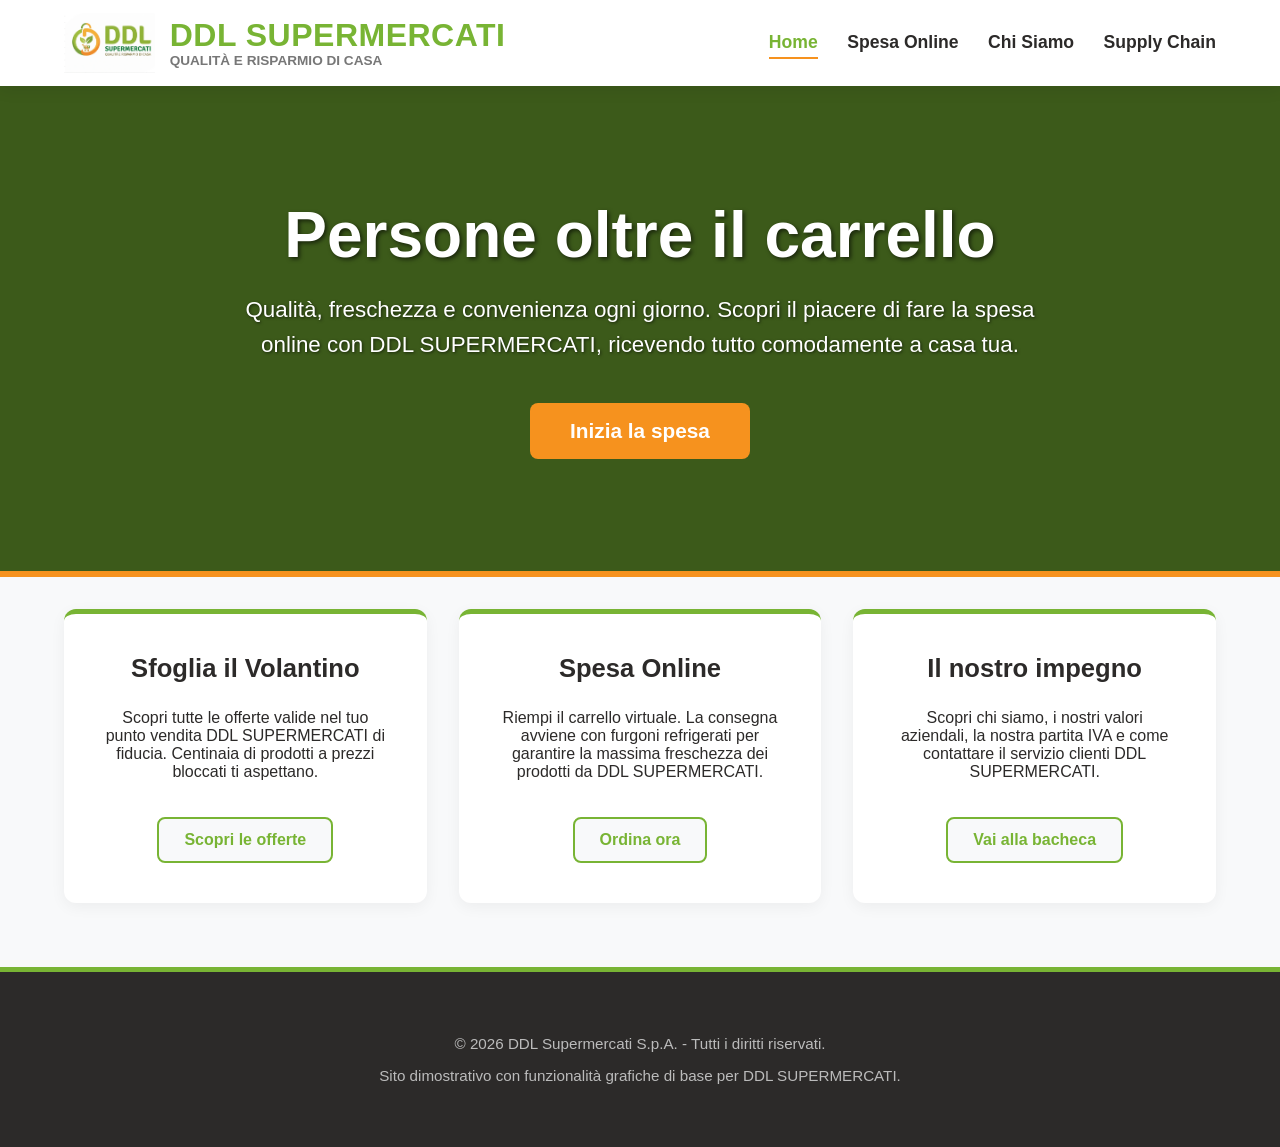
<file: project/index.html>
<!DOCTYPE html>
<html lang="it">
<head>
    <meta charset="UTF-8">
    <meta name="viewport" content="width=device-width, initial-scale=1.0">
    <title>DDL Supermercati | Home</title>
    <link rel="stylesheet" href="style.css">
</head>
<body>

    <header>
        <a href="index.html" class="logo-container">
            <img src="assets/logo.png" alt="Logo DDL Supermercati" class="logo-image">
            <div class="logo-text">
                <span class="brand-name">DDL SUPERMERCATI</span>
                <span class="brand-slogan">QUALITÀ E RISPARMIO DI CASA</span>
            </div>
        </a>
        <nav>
            <a href="index.html" class="active">Home</a>
            <a href="prodotti.html">Spesa Online</a>
            <a href="bacheca.html">Chi Siamo</a>
            <a href="supply-chain.html">Supply Chain</a>
        </nav>
    </header>

    <section class="hero-ddl">
        <div class="hero-content">
            <h2>Persone oltre il carrello</h2>
            <p>Qualità, freschezza e convenienza ogni giorno. Scopri il piacere di fare la spesa online con DDL SUPERMERCATI, ricevendo tutto comodamente a casa tua.</p>
            <a href="prodotti.html" class="btn-primary">Inizia la spesa</a>
        </div>
    </section>

    <div class="container quick-links">
        <div class="card-link">
            <h3>Sfoglia il Volantino</h3>
            <p>Scopri tutte le offerte valide nel tuo punto vendita DDL SUPERMERCATI di fiducia. Centinaia di prodotti a prezzi bloccati ti aspettano.</p>
            <a href="prodotti.html" class="btn-secondary">Scopri le offerte</a>
        </div>
        
        <div class="card-link">
            <h3>Spesa Online</h3>
            <p>Riempi il carrello virtuale. La consegna avviene con furgoni refrigerati per garantire la massima freschezza dei prodotti da DDL SUPERMERCATI.</p>
            <a href="prodotti.html" class="btn-secondary">Ordina ora</a>
        </div>
        
        <div class="card-link">
            <h3>Il nostro impegno</h3>
            <p>Scopri chi siamo, i nostri valori aziendali, la nostra partita IVA e come contattare il servizio clienti DDL SUPERMERCATI.</p>
            <a href="bacheca.html" class="btn-secondary">Vai alla bacheca</a>
        </div>
    </div>

    <footer>
        <p>&copy; 2026 DDL Supermercati S.p.A. - Tutti i diritti riservati.</p>
        <p>Sito dimostrativo con funzionalità grafiche di base per DDL SUPERMERCATI.</p>
    </footer>

</body>
</html>
</file>
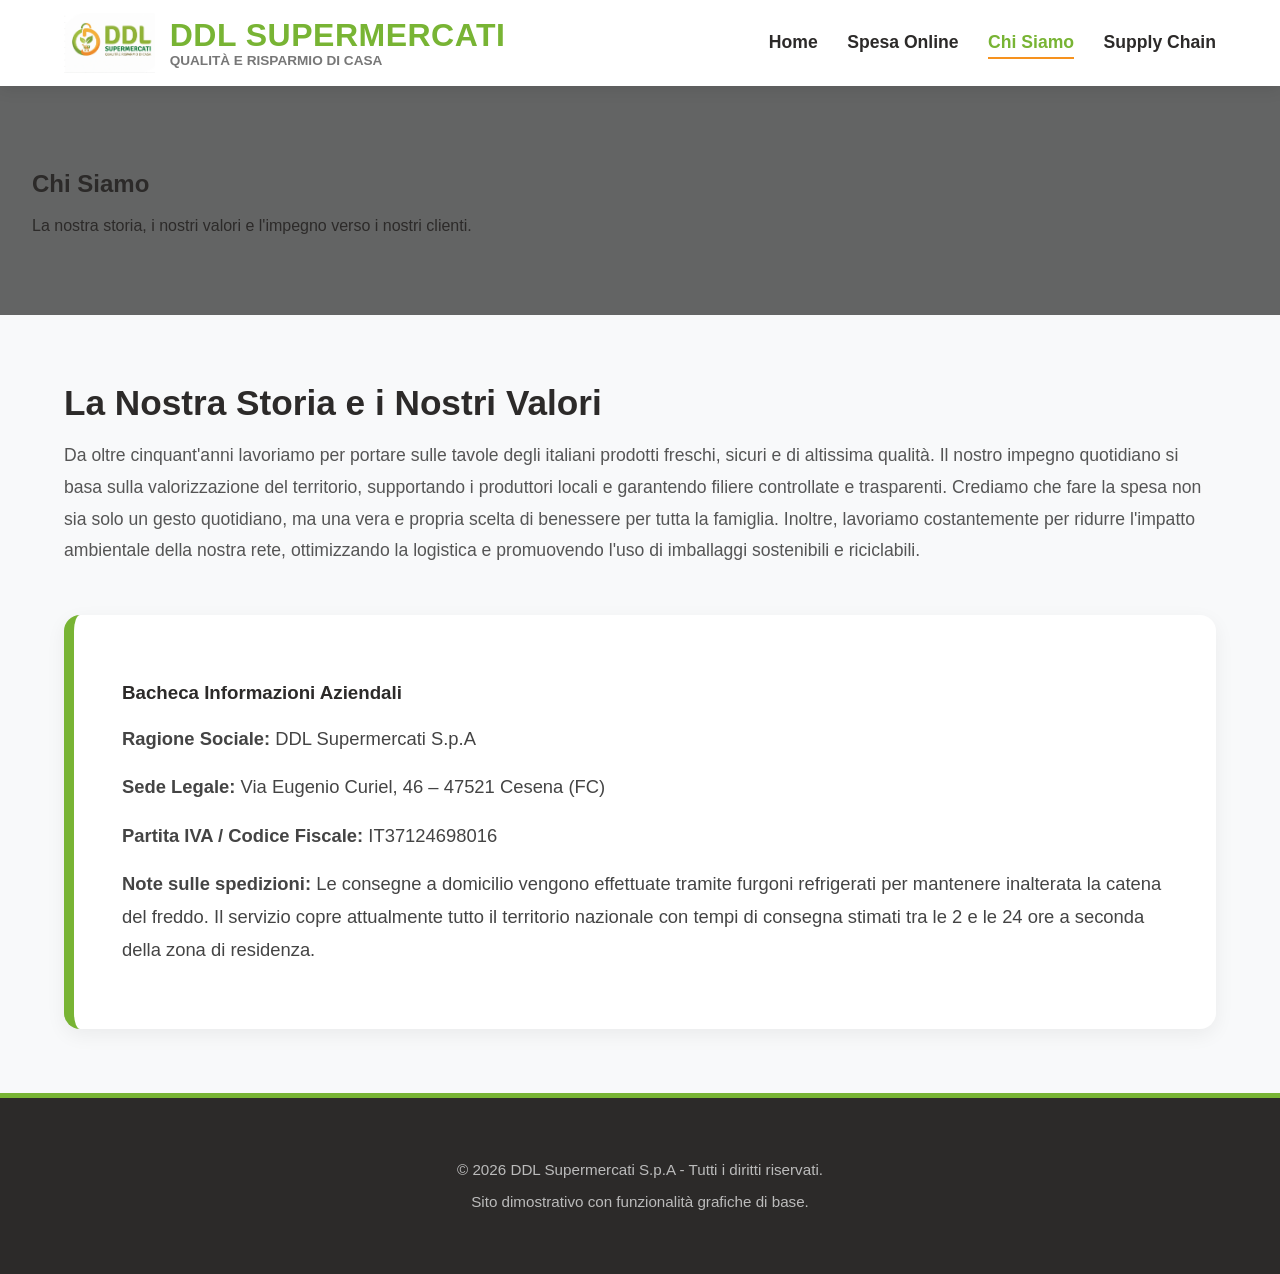
<file: project/bacheca.html>
<!DOCTYPE html>
<html lang="it">

<head>
    <meta charset="UTF-8">
    <meta name="viewport" content="width=device-width, initial-scale=1.0">
    <title>Supermercati Mockup | Chi Siamo</title>
    <link rel="stylesheet" href="style.css">
</head>

<body>

    <header>
        <a href="index.html" class="logo-container">
            <img src="assets/logo.png" alt="Logo DDL Supermercati" class="logo-image">
            <div class="logo-text">
                <span class="brand-name">DDL SUPERMERCATI</span>
                <span class="brand-slogan">QUALITÀ E RISPARMIO DI CASA</span>
            </div>
        </a>
        <nav>
            <a href="index.html">Home</a>
            <a href="prodotti.html">Spesa Online</a>
            <a href="bacheca.html" class="active">Chi Siamo</a>
            <a href="supply-chain.html">Supply Chain</a>
        </nav>
    </header>

    <section class="hero-conad"
        style="background-image: linear-gradient(rgba(0, 0, 0, 0.6), rgba(0, 0, 0, 0.6)), url('https://images.unsplash.com/photo-1578916171728-46686eac8d58?ixlib=rb-4.0.3&auto=format&fit=crop&w=1920&q=80'); padding: 4rem 2rem;">
        <div class="hero-content">
            <h2>Chi Siamo</h2>
            <p>La nostra storia, i nostri valori e l'impegno verso i nostri clienti.</p>
        </div>
    </section>

    <div class="container">
        <div style="margin-bottom: 3rem;">
            <h3 class="section-title">La Nostra Storia e i Nostri Valori</h3>
            <p style="font-size: 1.1rem; line-height: 1.8; color: #555;">Da oltre cinquant'anni lavoriamo per portare
                sulle tavole degli italiani prodotti freschi, sicuri e di altissima qualità. Il nostro impegno
                quotidiano si basa sulla valorizzazione del territorio, supportando i produttori locali e garantendo
                filiere controllate e trasparenti. Crediamo che fare la spesa non sia solo un gesto quotidiano, ma una
                vera e propria scelta di benessere per tutta la famiglia. Inoltre, lavoriamo costantemente per ridurre
                l'impatto ambientale della nostra rete, ottimizzando la logistica e promuovendo l'uso di imballaggi
                sostenibili e riciclabili.</p>
        </div>

        <div class="info-board">
            <h3>Bacheca Informazioni Aziendali</h3>
            <p><strong>Ragione Sociale:</strong> DDL Supermercati S.p.A</p>
            <p><strong>Sede Legale:</strong> Via Eugenio Curiel, 46 – 47521 Cesena (FC)</p>
            <p><strong>Partita IVA / Codice Fiscale:</strong> IT37124698016</p>
            <p><strong>Note sulle spedizioni:</strong> Le consegne a domicilio vengono effettuate tramite furgoni
                refrigerati per mantenere inalterata la catena del freddo. Il servizio copre attualmente tutto il
                territorio nazionale con tempi di consegna stimati tra le 2 e le 24 ore a seconda della zona di
                residenza.</p>
        </div>
    </div>

    <footer>
        <p>&copy; 2026 DDL Supermercati S.p.A - Tutti i diritti riservati.</p>
        <p>Sito dimostrativo con funzionalità grafiche di base.</p>
    </footer>

</body>

</html>
</file>
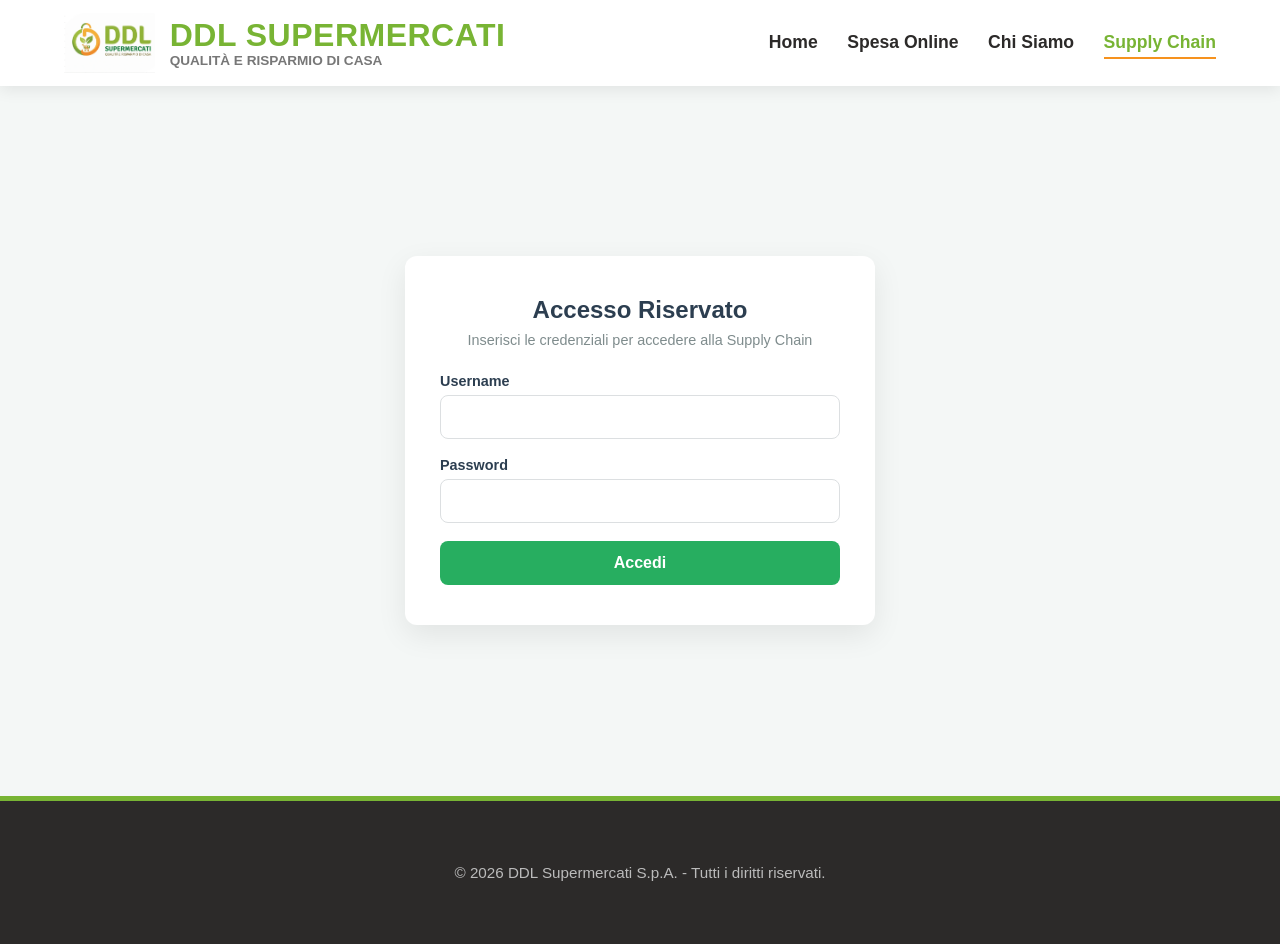
<file: project/login.html>
<!DOCTYPE html>
<html lang="it">

<head>
    <meta charset="UTF-8">
    <meta name="viewport" content="width=device-width, initial-scale=1.0">
    <title>DDL Supermercati | Login Supply Chain</title>
    <link rel="stylesheet" href="style.css">
    <style>
        .login-wrapper {
            min-height: 70vh;
            display: flex;
            align-items: center;
            justify-content: center;
            padding: 40px 20px;
            background: #f4f7f6;
        }

        .login-card {
            background: #fff;
            padding: 40px 35px;
            border-radius: 12px;
            box-shadow: 0 10px 30px rgba(0, 0, 0, 0.08);
            width: 100%;
            max-width: 400px;
        }

        .login-card h2 {
            margin: 0 0 8px;
            color: #2c3e50;
            text-align: center;
        }

        .login-card p.subtitle {
            margin: 0 0 25px;
            color: #7f8c8d;
            text-align: center;
            font-size: 0.9em;
        }

        .login-card label {
            display: block;
            font-weight: 600;
            color: #2c3e50;
            margin-bottom: 6px;
            font-size: 0.9em;
        }

        .login-card input {
            width: 100%;
            padding: 12px 14px;
            border: 1px solid #dcdfe1;
            border-radius: 8px;
            font-size: 1em;
            margin-bottom: 18px;
            box-sizing: border-box;
            transition: border-color 0.2s;
        }

        .login-card input:focus {
            outline: none;
            border-color: #27ae60;
        }

        .login-card button {
            width: 100%;
            padding: 13px;
            background: #27ae60;
            color: #fff;
            border: none;
            border-radius: 8px;
            font-size: 1em;
            font-weight: 600;
            cursor: pointer;
            transition: background 0.2s;
        }

        .login-card button:hover {
            background: #219150;
        }

        .error-msg {
            background: #fdecea;
            color: #c0392b;
            padding: 10px 14px;
            border-radius: 6px;
            margin-bottom: 18px;
            font-size: 0.9em;
            text-align: center;
            display: none;
        }

        .error-msg.show {
            display: block;
        }
    </style>
</head>

<body>

    <header>
        <a href="index.html" class="logo-container">
            <img src="assets/logo.png" alt="Logo DDL Supermercati" class="logo-image">
            <div class="logo-text">
                <span class="brand-name">DDL SUPERMERCATI</span>
                <span class="brand-slogan">QUALITÀ E RISPARMIO DI CASA</span>
            </div>
        </a>
        <nav>
            <a href="index.html">Home</a>
            <a href="prodotti.html">Spesa Online</a>
            <a href="bacheca.html">Chi Siamo</a>
            <a href="supply-chain.html" class="active">Supply Chain</a>
        </nav>
    </header>

    <main class="login-wrapper">
        <div class="login-card">
            <h2>Accesso Riservato</h2>
            <p class="subtitle">Inserisci le credenziali per accedere alla Supply Chain</p>

            <div id="errorMsg" class="error-msg">Credenziali non valide. Riprova.</div>

            <form id="loginForm" autocomplete="off">
                <label for="username">Username</label>
                <input type="text" id="username" name="username" required>

                <label for="password">Password</label>
                <input type="password" id="password" name="password" required>

                <button type="submit">Accedi</button>
            </form>
        </div>
    </main>

    <footer>
        <p>&copy; 2026 DDL Supermercati S.p.A. - Tutti i diritti riservati.</p>
    </footer>

    <script>
        // Credenziali "finte" lato client (il sito e' statico)
        const VALID_USERNAME = "admin";
        const VALID_PASSWORD = "ddl2026";

        const form = document.getElementById('loginForm');
        const errorMsg = document.getElementById('errorMsg');

        form.addEventListener('submit', function (e) {
            e.preventDefault();
            const u = document.getElementById('username').value.trim();
            const p = document.getElementById('password').value;

            if (u === VALID_USERNAME && p === VALID_PASSWORD) {
                sessionStorage.setItem('ddl_auth', 'true');
                window.location.href = 'supply-chain.html';
            } else {
                errorMsg.classList.add('show');
            }
        });
    </script>

</body>

</html>
</file>
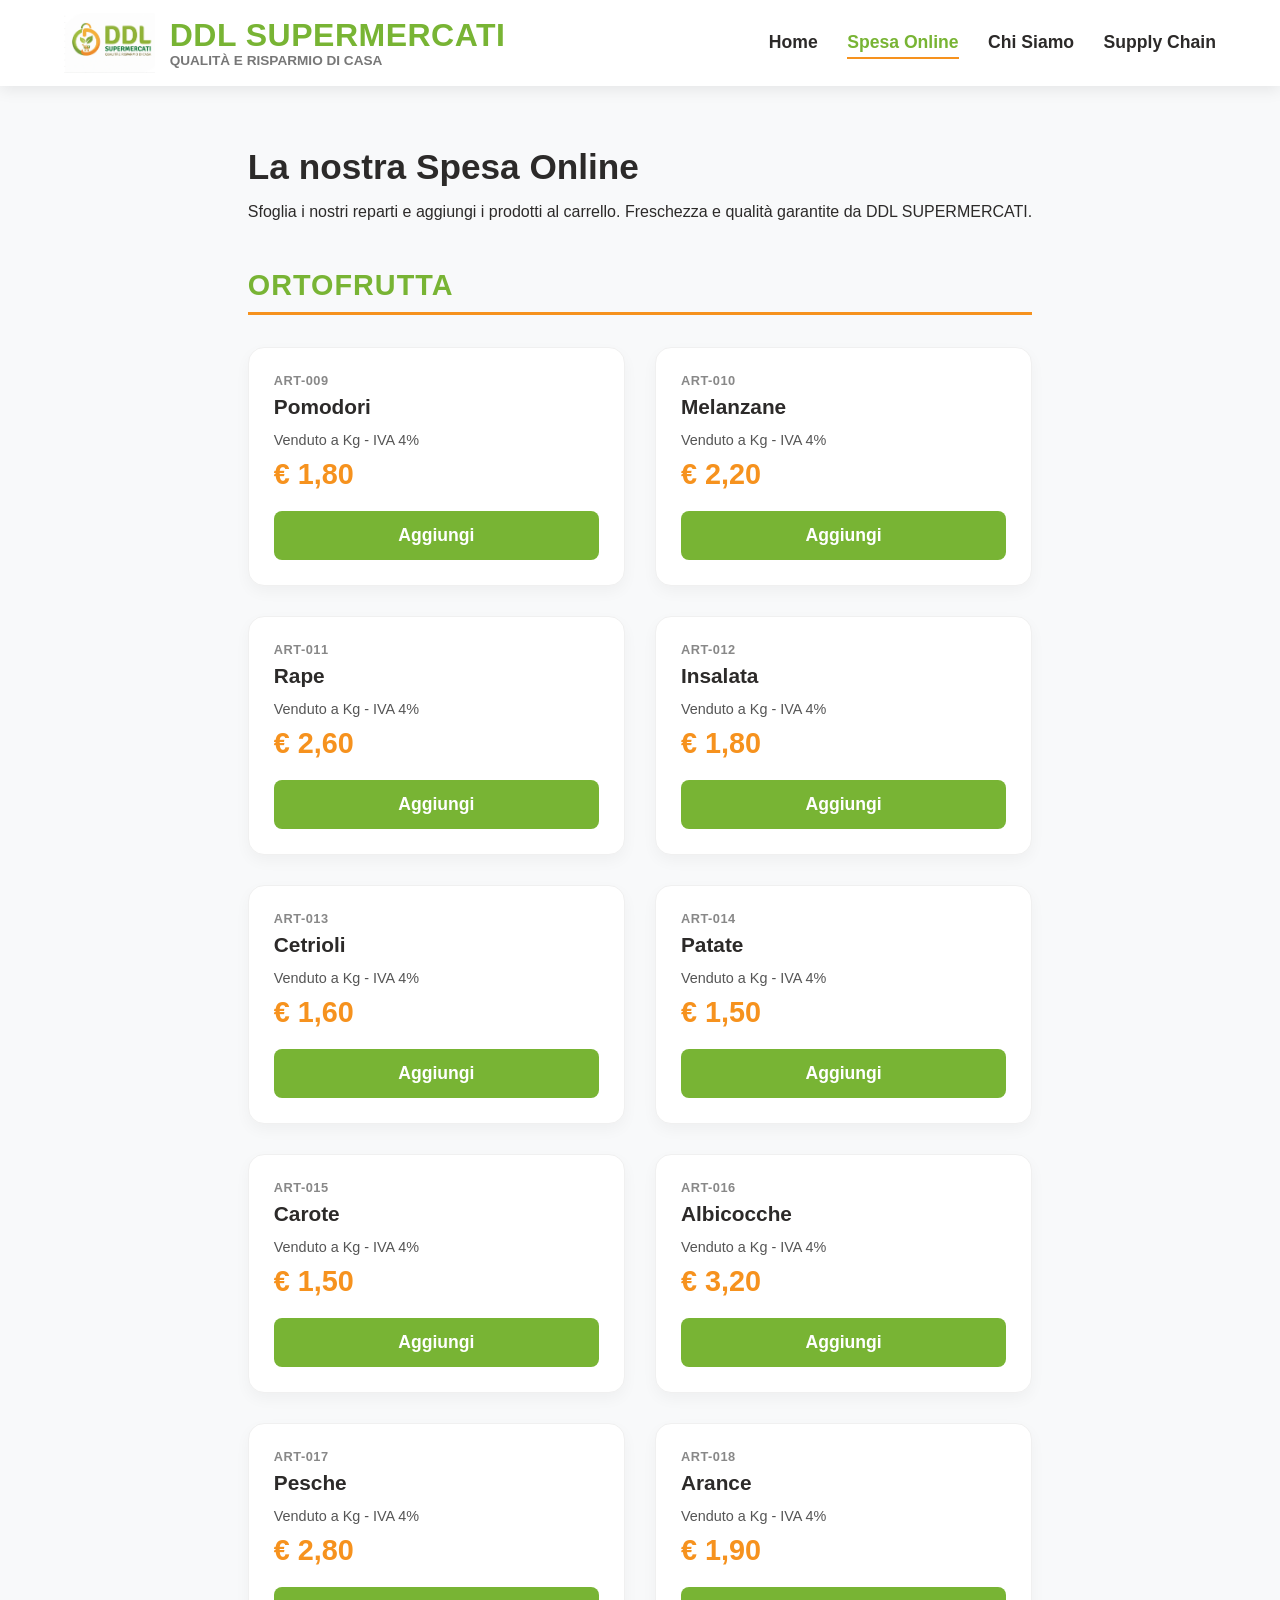
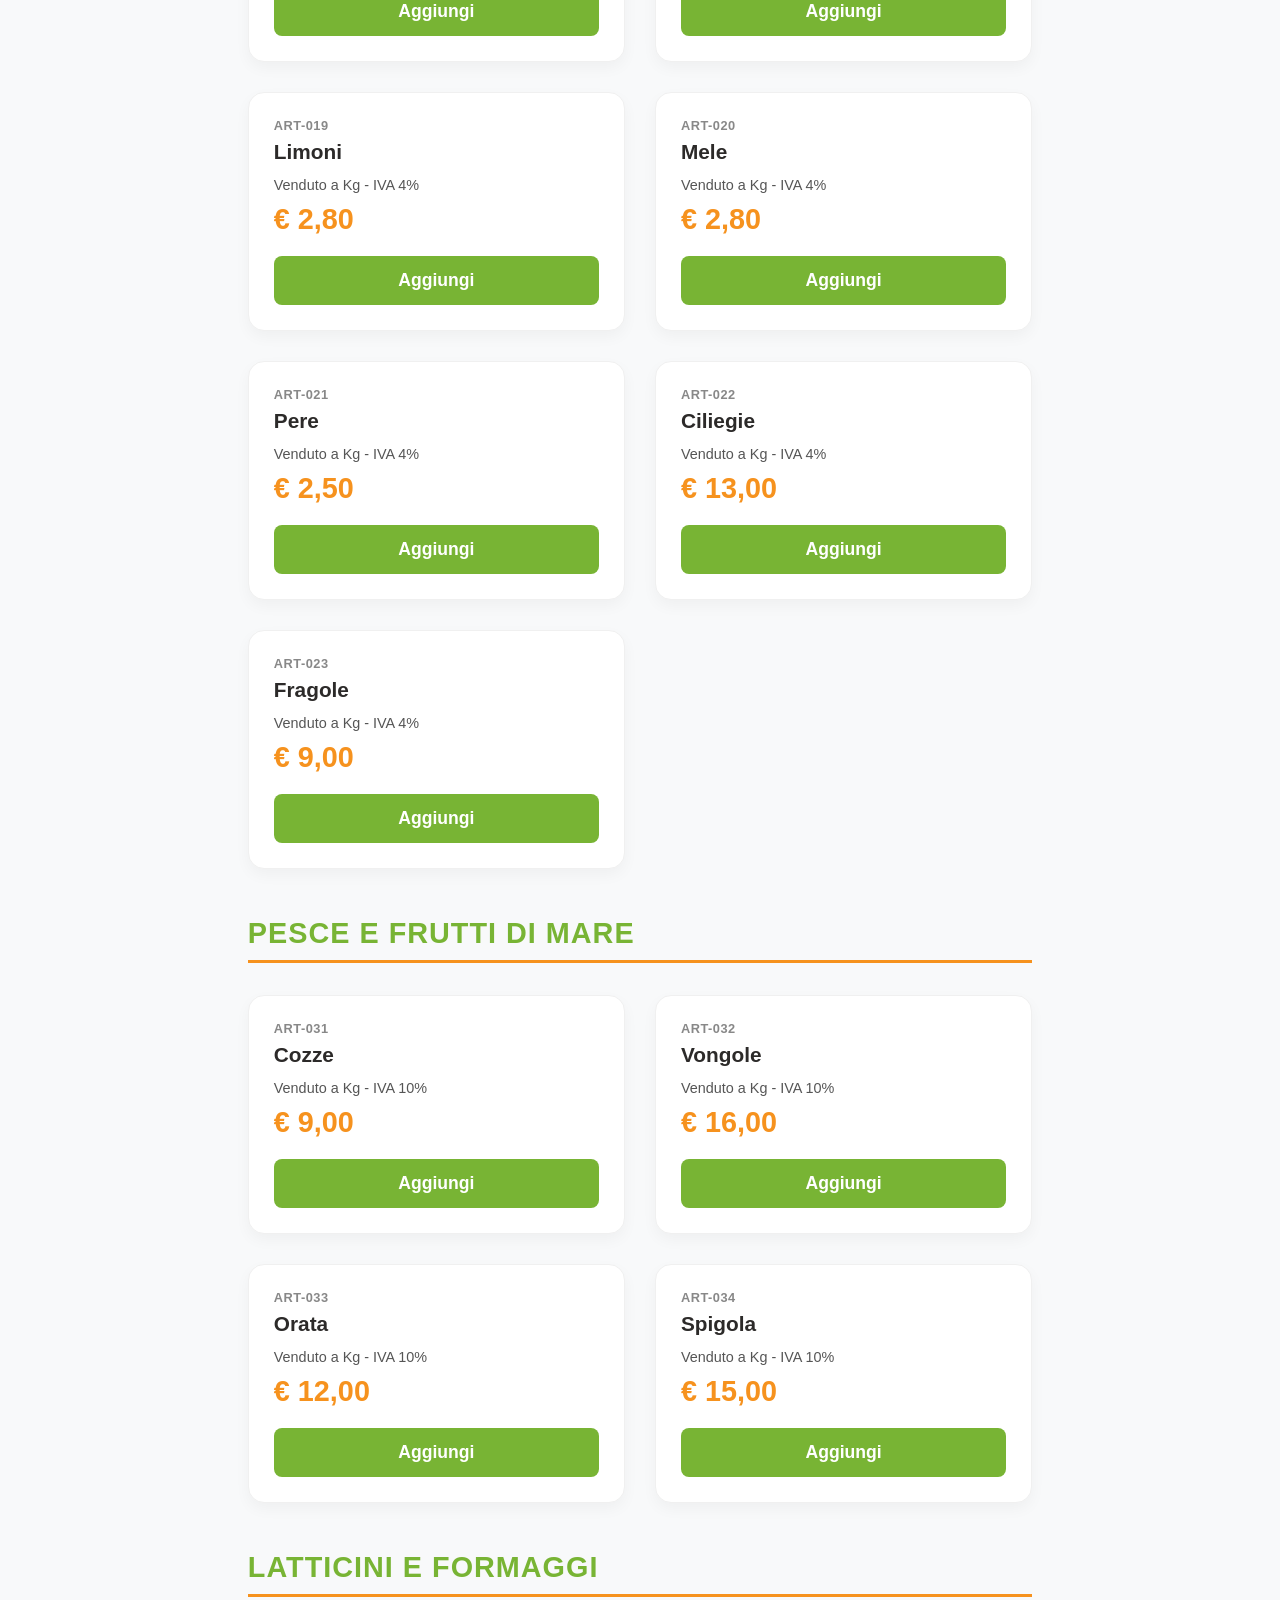
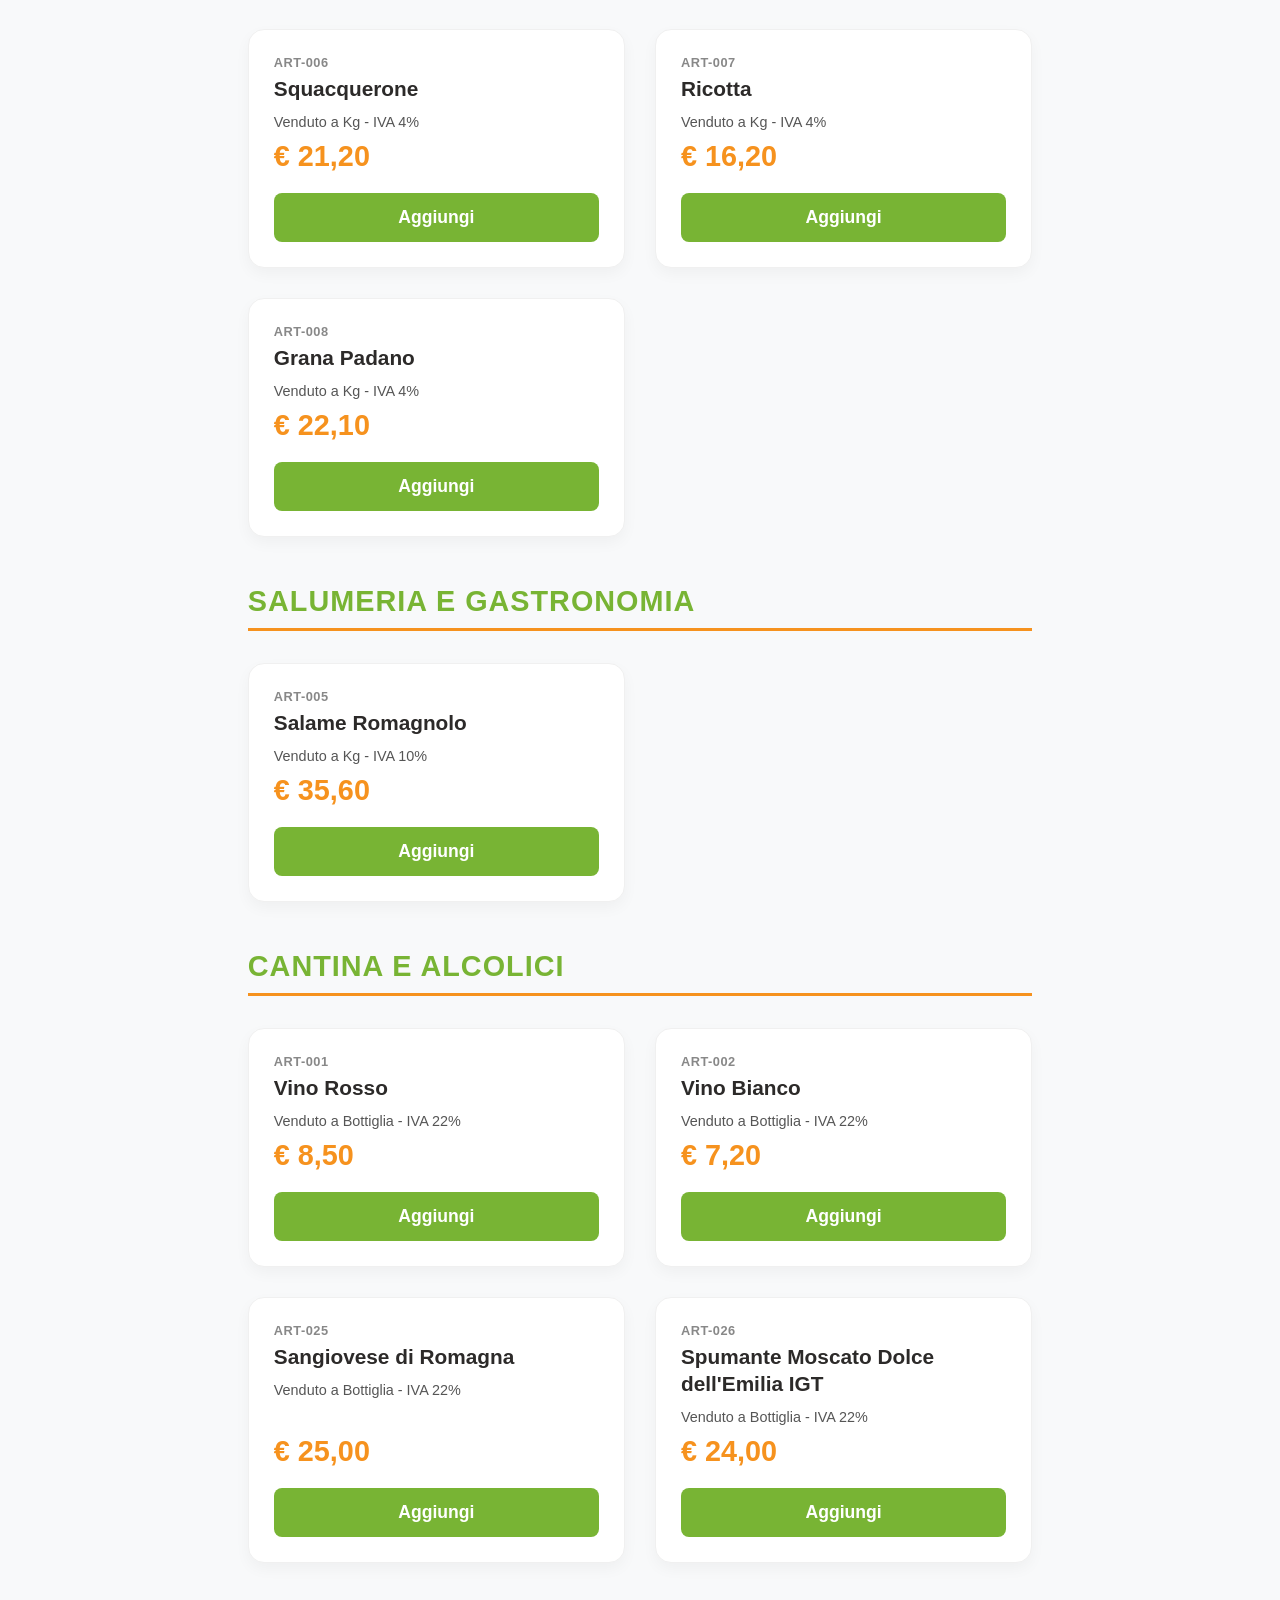
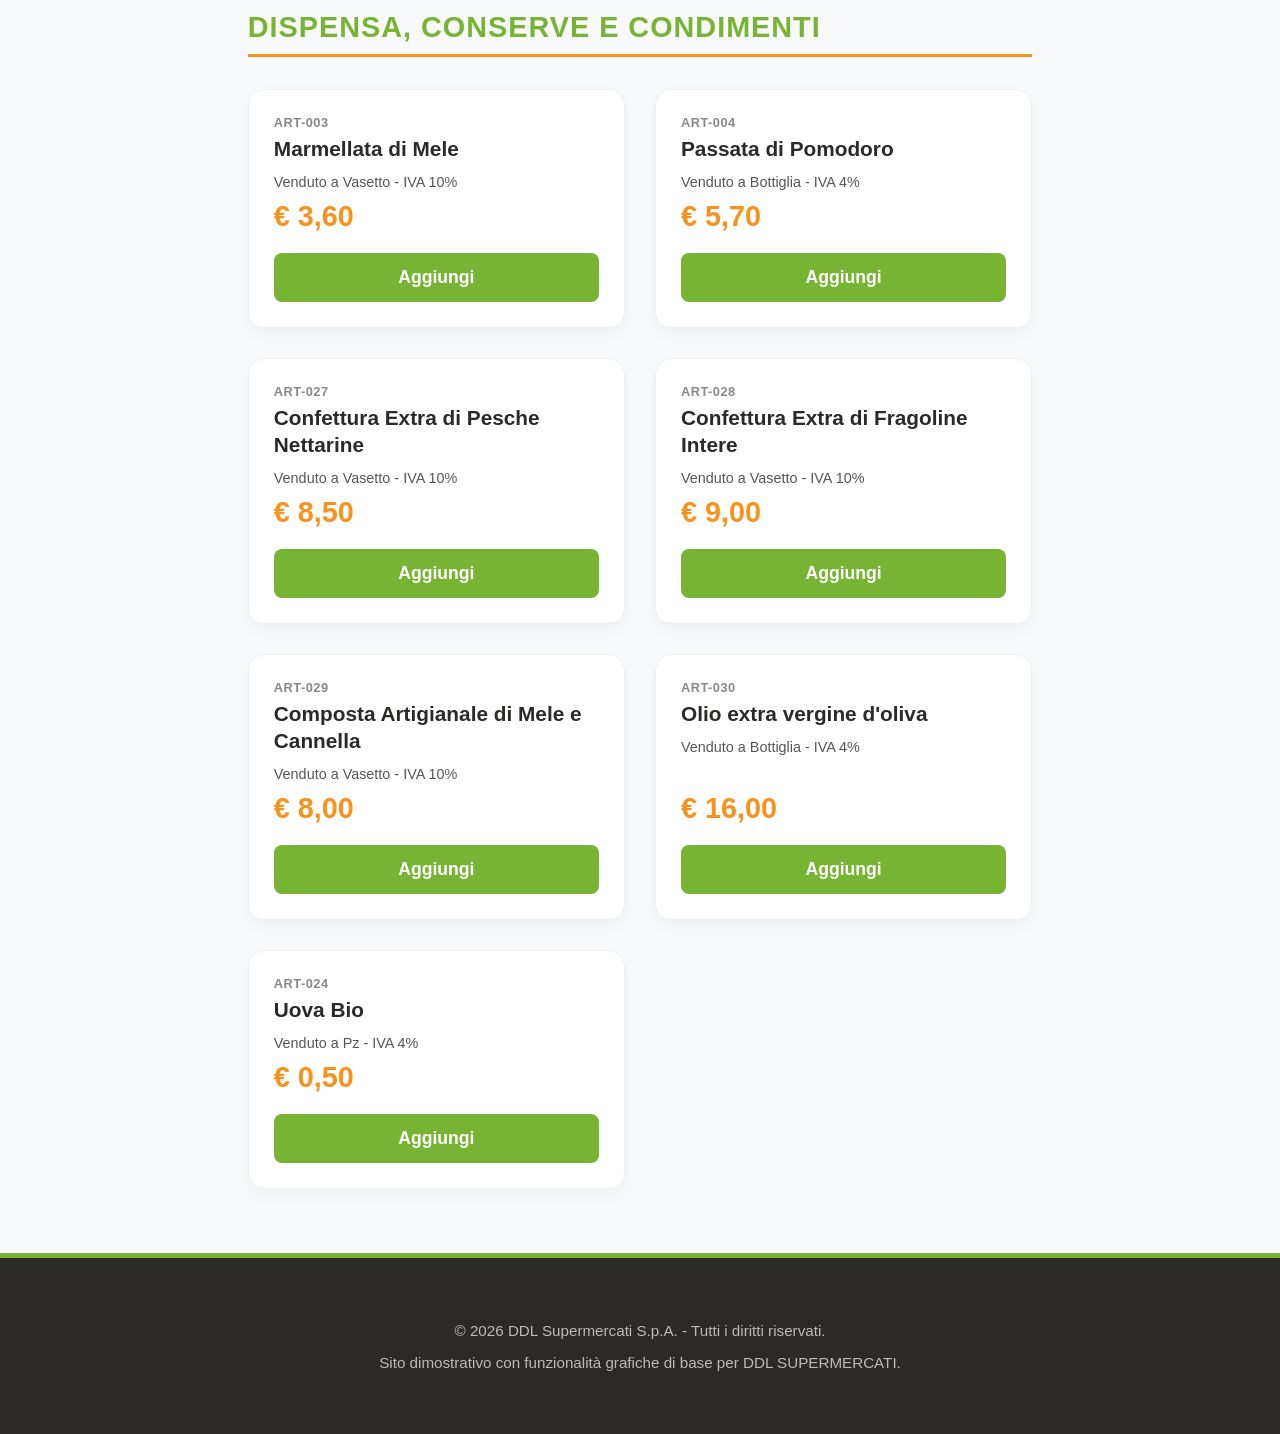
<file: project/prodotti.html>
<!DOCTYPE html>
<html lang="it">

<head>
    <meta charset="UTF-8">
    <meta name="viewport" content="width=device-width, initial-scale=1.0">
    <title>DDL Supermercati | Spesa Online</title>
    <link rel="stylesheet" href="style.css">
    <style>
        .category-header {
            margin-top: 3rem;
            color: var(--primary-green);
            border-bottom: 3px solid var(--primary-orange);
            padding-bottom: 10px;
            font-size: 1.8rem;
        }

        .product-code {
            font-size: 0.8rem;
            color: #888;
            margin-bottom: 5px;
            display: block;
        }

        .product-unit {
            font-size: 0.9rem;
            color: #555;
            margin-bottom: 10px;
        }
    </style>
</head>

<body>

    <header>
        <a href="index.html" class="logo-container">
            <img src="assets/logo.png" alt="Logo DDL Supermercati" class="logo-image">
            <div class="logo-text">
                <span class="brand-name">DDL SUPERMERCATI</span>
                <span class="brand-slogan">QUALITÀ E RISPARMIO DI CASA</span>
            </div>
        </a>
        <nav>
            <a href="index.html">Home</a>
            <a href="prodotti.html" class="active">Spesa Online</a>
            <a href="bacheca.html">Chi Siamo</a>
            <a href="supply-chain.html">Supply Chain</a>
        </nav>
    </header>

    <div class="container">
        <h2 class="section-title">La nostra Spesa Online</h2>
        <p>Sfoglia i nostri reparti e aggiungi i prodotti al carrello. Freschezza e qualità garantite da DDL
            SUPERMERCATI.</p>

        <h3 class="category-header">Ortofrutta</h3>
        <div class="products-grid">
            <div class="product-card">
                <span class="product-code">ART-009</span>
                <h4 class="product-title">Pomodori</h4>
                <div class="product-unit">Venduto a Kg - IVA 4%</div>
                <div class="product-price">€ 1,80</div>
                <button class="btn-acquista">Aggiungi</button>
            </div>
            <div class="product-card">
                <span class="product-code">ART-010</span>
                <h4 class="product-title">Melanzane</h4>
                <div class="product-unit">Venduto a Kg - IVA 4%</div>
                <div class="product-price">€ 2,20</div>
                <button class="btn-acquista">Aggiungi</button>
            </div>
            <div class="product-card">
                <span class="product-code">ART-011</span>
                <h4 class="product-title">Rape</h4>
                <div class="product-unit">Venduto a Kg - IVA 4%</div>
                <div class="product-price">€ 2,60</div>
                <button class="btn-acquista">Aggiungi</button>
            </div>
            <div class="product-card">
                <span class="product-code">ART-012</span>
                <h4 class="product-title">Insalata</h4>
                <div class="product-unit">Venduto a Kg - IVA 4%</div>
                <div class="product-price">€ 1,80</div>
                <button class="btn-acquista">Aggiungi</button>
            </div>
            <div class="product-card">
                <span class="product-code">ART-013</span>
                <h4 class="product-title">Cetrioli</h4>
                <div class="product-unit">Venduto a Kg - IVA 4%</div>
                <div class="product-price">€ 1,60</div>
                <button class="btn-acquista">Aggiungi</button>
            </div>
            <div class="product-card">
                <span class="product-code">ART-014</span>
                <h4 class="product-title">Patate</h4>
                <div class="product-unit">Venduto a Kg - IVA 4%</div>
                <div class="product-price">€ 1,50</div>
                <button class="btn-acquista">Aggiungi</button>
            </div>
            <div class="product-card">
                <span class="product-code">ART-015</span>
                <h4 class="product-title">Carote</h4>
                <div class="product-unit">Venduto a Kg - IVA 4%</div>
                <div class="product-price">€ 1,50</div>
                <button class="btn-acquista">Aggiungi</button>
            </div>
            <div class="product-card">
                <span class="product-code">ART-016</span>
                <h4 class="product-title">Albicocche</h4>
                <div class="product-unit">Venduto a Kg - IVA 4%</div>
                <div class="product-price">€ 3,20</div>
                <button class="btn-acquista">Aggiungi</button>
            </div>
            <div class="product-card">
                <span class="product-code">ART-017</span>
                <h4 class="product-title">Pesche</h4>
                <div class="product-unit">Venduto a Kg - IVA 4%</div>
                <div class="product-price">€ 2,80</div>
                <button class="btn-acquista">Aggiungi</button>
            </div>
            <div class="product-card">
                <span class="product-code">ART-018</span>
                <h4 class="product-title">Arance</h4>
                <div class="product-unit">Venduto a Kg - IVA 4%</div>
                <div class="product-price">€ 1,90</div>
                <button class="btn-acquista">Aggiungi</button>
            </div>
            <div class="product-card">
                <span class="product-code">ART-019</span>
                <h4 class="product-title">Limoni</h4>
                <div class="product-unit">Venduto a Kg - IVA 4%</div>
                <div class="product-price">€ 2,80</div>
                <button class="btn-acquista">Aggiungi</button>
            </div>
            <div class="product-card">
                <span class="product-code">ART-020</span>
                <h4 class="product-title">Mele</h4>
                <div class="product-unit">Venduto a Kg - IVA 4%</div>
                <div class="product-price">€ 2,80</div>
                <button class="btn-acquista">Aggiungi</button>
            </div>
            <div class="product-card">
                <span class="product-code">ART-021</span>
                <h4 class="product-title">Pere</h4>
                <div class="product-unit">Venduto a Kg - IVA 4%</div>
                <div class="product-price">€ 2,50</div>
                <button class="btn-acquista">Aggiungi</button>
            </div>
            <div class="product-card">
                <span class="product-code">ART-022</span>
                <h4 class="product-title">Ciliegie</h4>
                <div class="product-unit">Venduto a Kg - IVA 4%</div>
                <div class="product-price">€ 13,00</div>
                <button class="btn-acquista">Aggiungi</button>
            </div>
            <div class="product-card">
                <span class="product-code">ART-023</span>
                <h4 class="product-title">Fragole</h4>
                <div class="product-unit">Venduto a Kg - IVA 4%</div>
                <div class="product-price">€ 9,00</div>
                <button class="btn-acquista">Aggiungi</button>
            </div>
        </div>

        <h3 class="category-header">Pesce e Frutti di Mare</h3>
        <div class="products-grid">
            <div class="product-card">
                <span class="product-code">ART-031</span>
                <h4 class="product-title">Cozze</h4>
                <div class="product-unit">Venduto a Kg - IVA 10%</div>
                <div class="product-price">€ 9,00</div>
                <button class="btn-acquista">Aggiungi</button>
            </div>
            <div class="product-card">
                <span class="product-code">ART-032</span>
                <h4 class="product-title">Vongole</h4>
                <div class="product-unit">Venduto a Kg - IVA 10%</div>
                <div class="product-price">€ 16,00</div>
                <button class="btn-acquista">Aggiungi</button>
            </div>
            <div class="product-card">
                <span class="product-code">ART-033</span>
                <h4 class="product-title">Orata</h4>
                <div class="product-unit">Venduto a Kg - IVA 10%</div>
                <div class="product-price">€ 12,00</div>
                <button class="btn-acquista">Aggiungi</button>
            </div>
            <div class="product-card">
                <span class="product-code">ART-034</span>
                <h4 class="product-title">Spigola</h4>
                <div class="product-unit">Venduto a Kg - IVA 10%</div>
                <div class="product-price">€ 15,00</div>
                <button class="btn-acquista">Aggiungi</button>
            </div>
        </div>

        <h3 class="category-header">Latticini e Formaggi</h3>
        <div class="products-grid">
            <div class="product-card">
                <span class="product-code">ART-006</span>
                <h4 class="product-title">Squacquerone</h4>
                <div class="product-unit">Venduto a Kg - IVA 4%</div>
                <div class="product-price">€ 21,20</div>
                <button class="btn-acquista">Aggiungi</button>
            </div>
            <div class="product-card">
                <span class="product-code">ART-007</span>
                <h4 class="product-title">Ricotta</h4>
                <div class="product-unit">Venduto a Kg - IVA 4%</div>
                <div class="product-price">€ 16,20</div>
                <button class="btn-acquista">Aggiungi</button>
            </div>
            <div class="product-card">
                <span class="product-code">ART-008</span>
                <h4 class="product-title">Grana Padano</h4>
                <div class="product-unit">Venduto a Kg - IVA 4%</div>
                <div class="product-price">€ 22,10</div>
                <button class="btn-acquista">Aggiungi</button>
            </div>
        </div>

        <h3 class="category-header">Salumeria e Gastronomia</h3>
        <div class="products-grid">
            <div class="product-card">
                <span class="product-code">ART-005</span>
                <h4 class="product-title">Salame Romagnolo</h4>
                <div class="product-unit">Venduto a Kg - IVA 10%</div>
                <div class="product-price">€ 35,60</div>
                <button class="btn-acquista">Aggiungi</button>
            </div>
        </div>

        <h3 class="category-header">Cantina e Alcolici</h3>
        <div class="products-grid">
            <div class="product-card">
                <span class="product-code">ART-001</span>
                <h4 class="product-title">Vino Rosso</h4>
                <div class="product-unit">Venduto a Bottiglia - IVA 22%</div>
                <div class="product-price">€ 8,50</div>
                <button class="btn-acquista">Aggiungi</button>
            </div>
            <div class="product-card">
                <span class="product-code">ART-002</span>
                <h4 class="product-title">Vino Bianco</h4>
                <div class="product-unit">Venduto a Bottiglia - IVA 22%</div>
                <div class="product-price">€ 7,20</div>
                <button class="btn-acquista">Aggiungi</button>
            </div>
            <div class="product-card">
                <span class="product-code">ART-025</span>
                <h4 class="product-title">Sangiovese di Romagna</h4>
                <div class="product-unit">Venduto a Bottiglia - IVA 22%</div>
                <div class="product-price">€ 25,00</div>
                <button class="btn-acquista">Aggiungi</button>
            </div>
            <div class="product-card">
                <span class="product-code">ART-026</span>
                <h4 class="product-title">Spumante Moscato Dolce dell'Emilia IGT</h4>
                <div class="product-unit">Venduto a Bottiglia - IVA 22%</div>
                <div class="product-price">€ 24,00</div>
                <button class="btn-acquista">Aggiungi</button>
            </div>
        </div>

        <h3 class="category-header">Dispensa, Conserve e Condimenti</h3>
        <div class="products-grid">
            <div class="product-card">
                <span class="product-code">ART-003</span>
                <h4 class="product-title">Marmellata di Mele</h4>
                <div class="product-unit">Venduto a Vasetto - IVA 10%</div>
                <div class="product-price">€ 3,60</div>
                <button class="btn-acquista">Aggiungi</button>
            </div>
            <div class="product-card">
                <span class="product-code">ART-004</span>
                <h4 class="product-title">Passata di Pomodoro</h4>
                <div class="product-unit">Venduto a Bottiglia - IVA 4%</div>
                <div class="product-price">€ 5,70</div>
                <button class="btn-acquista">Aggiungi</button>
            </div>
            <div class="product-card">
                <span class="product-code">ART-027</span>
                <h4 class="product-title">Confettura Extra di Pesche Nettarine</h4>
                <div class="product-unit">Venduto a Vasetto - IVA 10%</div>
                <div class="product-price">€ 8,50</div>
                <button class="btn-acquista">Aggiungi</button>
            </div>
            <div class="product-card">
                <span class="product-code">ART-028</span>
                <h4 class="product-title">Confettura Extra di Fragoline Intere</h4>
                <div class="product-unit">Venduto a Vasetto - IVA 10%</div>
                <div class="product-price">€ 9,00</div>
                <button class="btn-acquista">Aggiungi</button>
            </div>
            <div class="product-card">
                <span class="product-code">ART-029</span>
                <h4 class="product-title">Composta Artigianale di Mele e Cannella</h4>
                <div class="product-unit">Venduto a Vasetto - IVA 10%</div>
                <div class="product-price">€ 8,00</div>
                <button class="btn-acquista">Aggiungi</button>
            </div>
            <div class="product-card">
                <span class="product-code">ART-030</span>
                <h4 class="product-title">Olio extra vergine d'oliva</h4>
                <div class="product-unit">Venduto a Bottiglia - IVA 4%</div>
                <div class="product-price">€ 16,00</div>
                <button class="btn-acquista">Aggiungi</button>
            </div>
            <div class="product-card">
                <span class="product-code">ART-024</span>
                <h4 class="product-title">Uova Bio</h4>
                <div class="product-unit">Venduto a Pz - IVA 4%</div>
                <div class="product-price">€ 0,50</div>
                <button class="btn-acquista">Aggiungi</button>
            </div>
        </div>

    </div>

    <footer>
        <p>&copy; 2026 DDL Supermercati S.p.A. - Tutti i diritti riservati.</p>
        <p>Sito dimostrativo con funzionalità grafiche di base per DDL SUPERMERCATI.</p>
    </footer>

</body>

</html>
</file>
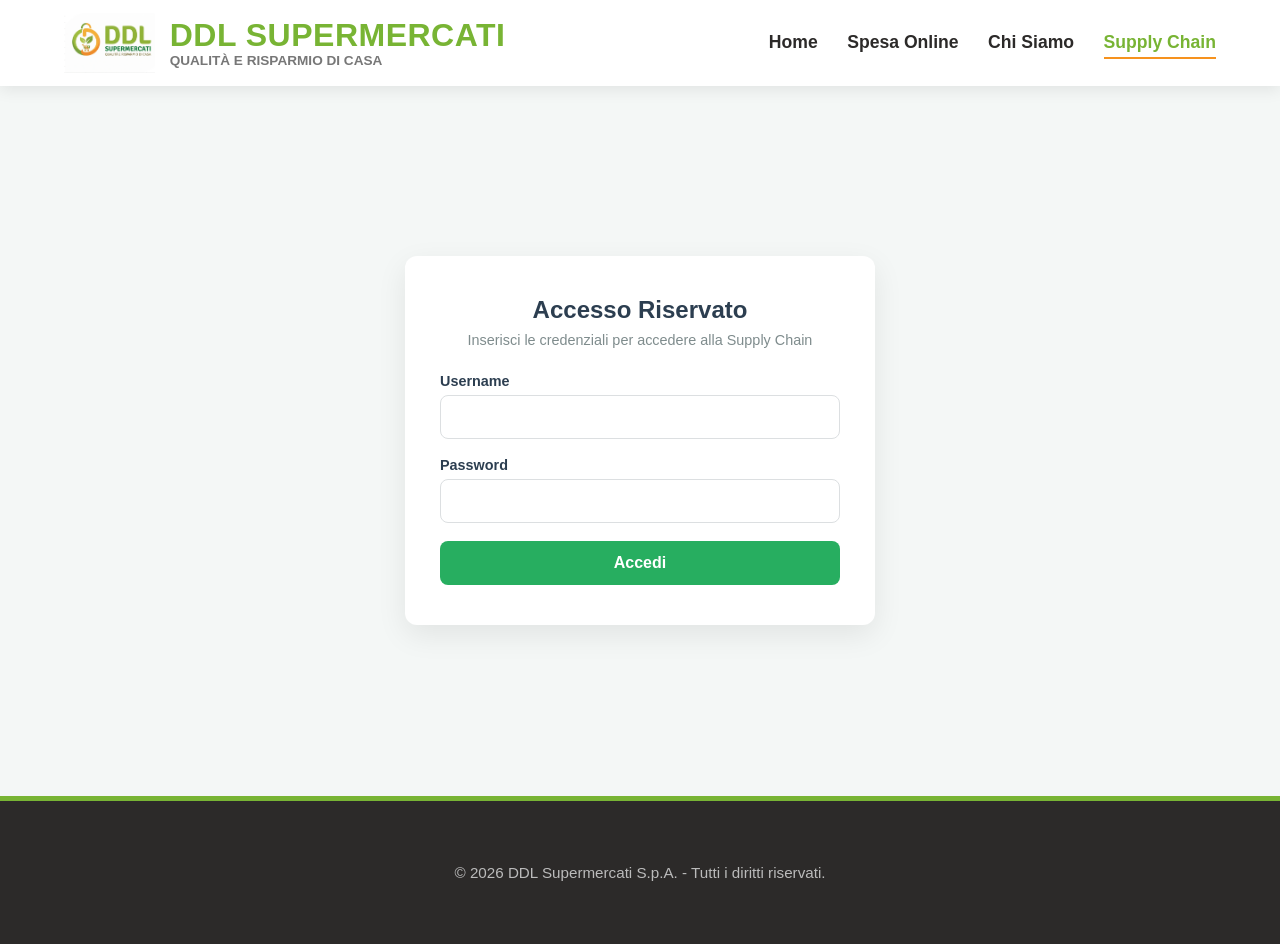
<file: project/supply-chain.html>
<!DOCTYPE html>
<html lang="it">

<head>
    <meta charset="UTF-8">
    <meta name="viewport" content="width=device-width, initial-scale=1.0">
    <title>DDL Supermercati | Supply Chain Map</title>
    <script>
        // Protezione pagina: redirect al login se non autenticato
        if (sessionStorage.getItem('ddl_auth') !== 'true') {
            window.location.replace('login.html');
        }
    </script>
    <link rel="stylesheet" href="style.css">
    <style>
        /* Integrazioni CSS per la mappa interattiva */
        :root {
            --primary: #2c3e50;
            --accent: #27ae60;
            --supplier: #e67e22;
            --logistics: #3498db;
            --customer: #9b59b6;
            --security: #e74c3c;
            --bg-light: #f4f7f6;
        }

        .sc-container {
            padding: 40px 20px;
            background: var(--bg-light);
            min-height: 80vh;
        }

        .section-title {
            text-align: center;
            margin-bottom: 30px;
        }

        /* Filtri */
        .filter-nav {
            display: flex;
            justify-content: center;
            gap: 15px;
            margin-bottom: 50px;
            flex-wrap: wrap;
        }

        .filter-btn {
            padding: 10px 25px;
            border: none;
            border-radius: 25px;
            background: white;
            cursor: pointer;
            font-weight: bold;
            transition: all 0.3s ease;
            box-shadow: 0 2px 5px rgba(0, 0, 0, 0.1);
        }

        .filter-btn.active {
            background: var(--accent);
            color: white;
        }

        /* Timeline/Map Style */
        .sc-map {
            max-width: 1000px;
            margin: 0 auto;
            position: relative;
        }

        .sc-map.timeline-view {
            max-width: 100%;
            display: flex;
            overflow-x: auto;
            gap: 20px;
            padding: 20px 20px 60px 20px;
            scroll-snap-type: x mandatory;

            /* Hide scrollbar for IE, Edge and Firefox */
            -ms-overflow-style: none;
            scrollbar-width: none;
        }

        /* Hide scrollbar for Chrome, Safari and Opera */
        .sc-map.timeline-view::-webkit-scrollbar {
            display: none;
        }

        .sc-map.timeline-view .sc-node {
            min-width: 350px;
            scroll-snap-align: start;
            margin-bottom: 0;
            border-left: none;
            border-top: 8px solid #ccc;
        }

        .sc-map.timeline-view .sc-node::before {
            content: '';
            position: absolute;
            bottom: -40px;
            left: 50%;
            transform: translateX(-50%);
            width: 16px;
            height: 16px;
            background: white;
            border: 4px solid #ccc;
            border-radius: 50%;
            z-index: 2;
            transition: all 0.3s ease;
        }

        .sc-map.timeline-view .sc-node::after {
            content: '';
            position: absolute;
            bottom: -34px;
            left: 50%;
            width: calc(100% + 20px);
            height: 4px;
            background: #ccc;
            z-index: 1;
        }

        .sc-map.timeline-view .sc-node:last-child::after {
            display: none;
        }

        .sc-map.timeline-view .node-supplier {
            border-top-color: var(--supplier);
        }

        .sc-map.timeline-view .node-logistics {
            border-top-color: var(--logistics);
        }

        .sc-map.timeline-view .node-customer {
            border-top-color: var(--customer);
        }

        .sc-map.timeline-view .node-security {
            border-top-color: var(--security);
        }

        .sc-map.timeline-view .node-supplier::before {
            border-color: var(--supplier);
        }

        .sc-map.timeline-view .node-logistics::before {
            border-color: var(--logistics);
        }

        .sc-map.timeline-view .node-customer::before {
            border-color: var(--customer);
        }

        .sc-map.timeline-view .node-security::before {
            border-color: var(--security);
        }

        .sc-node {
            background: white;
            border-radius: 12px;
            padding: 20px;
            margin-bottom: 30px;
            box-shadow: 0 4px 15px rgba(0, 0, 0, 0.05);
            border-left: 8px solid #ccc;
            transition: transform 0.3s ease, opacity 0.3s ease;
            cursor: pointer;
            position: relative;
        }

        .sc-node:hover {
            transform: translateY(-5px);
        }

        /* Colori per Categoria */
        .node-supplier {
            border-left-color: var(--supplier);
        }

        .node-logistics {
            border-left-color: var(--logistics);
        }

        .node-customer {
            border-left-color: var(--customer);
        }

        .node-security {
            border-left-color: var(--security);
        }

        .node-header {
            display: flex;
            justify-content: space-between;
            align-items: center;
            margin-bottom: 10px;
        }

        .category-tag {
            font-size: 0.8rem;
            text-transform: uppercase;
            padding: 3px 10px;
            border-radius: 12px;
            color: white;
        }

        .tag-supplier {
            background: var(--supplier);
        }

        .tag-logistics {
            background: var(--logistics);
        }

        .tag-customer {
            background: var(--customer);
        }

        .tag-security {
            background: var(--security);
        }

        .email-content {
            display: none;
            margin-top: 20px;
            padding: 15px;
            background: #f9f9f9;
            border-radius: 8px;
            border-top: 1px solid #eee;
            font-family: 'Courier New', Courier, monospace;
            white-space: pre-line;
            font-size: 0.9rem;
        }

        .email-content.narrative-log {
            white-space: normal;
            font-family: inherit;
        }

        .email-content.narrative-log h4 {
            margin-bottom: 10px;
            color: #333;
        }

        .email-content.narrative-log .narrative-description {
            margin-bottom: 15px;
            text-align: justify;
            line-height: 1.5;
            color: #444;
        }

        .email-content.narrative-log ul {
            padding-left: 20px;
            margin-top: 10px;
            list-style-type: disc;
        }

        .email-content.narrative-log li {
            margin-bottom: 8px;
        }

        .doc-gallery {
            margin-top: 18px;
            border-top: 1px dashed #ccc;
            padding-top: 14px;
        }

        .doc-gallery h5 {
            font-size: 0.85rem;
            text-transform: uppercase;
            letter-spacing: 0.08em;
            color: #888;
            margin-bottom: 10px;
        }

        .doc-gallery-items {
            display: flex;
            flex-wrap: wrap;
            gap: 10px;
        }

        .doc-item {
            display: flex;
            flex-direction: column;
            align-items: center;
            width: 130px;
            text-align: center;
            gap: 6px;
        }

        .doc-item a {
            text-decoration: none;
        }

        .doc-item img {
            width: 120px;
            height: 90px;
            object-fit: cover;
            border-radius: 6px;
            border: 1px solid #ddd;
            transition: transform 0.2s;
        }

        .doc-item img:hover {
            transform: scale(1.05);
            border-color: #aaa;
        }

        .doc-item-pdf {
            display: flex;
            align-items: center;
            justify-content: center;
            width: 120px;
            height: 90px;
            background: #f0f4ff;
            border: 1px solid #b0bfe8;
            border-radius: 6px;
            font-size: 2rem;
            transition: transform 0.2s, background 0.2s;
        }

        .doc-item-pdf:hover {
            transform: scale(1.05);
            background: #dce7ff;
        }

        .doc-item span {
            font-size: 0.75rem;
            color: #555;
            word-break: break-word;
        }

        .sc-node.open .email-content {
            display: block;
            animation: fadeIn 0.5s ease;
        }

        @keyframes fadeIn {
            from {
                opacity: 0;
            }

            to {
                opacity: 1;
            }
        }

        .hidden {
            display: none;
        }
    </style>
</head>

<body>

    <header>
        <a href="index.html" class="logo-container">
            <img src="assets/logo.png" alt="Logo DDL Supermercati" class="logo-image">
            <div class="logo-text">
                <span class="brand-name">DDL SUPERMERCATI</span>
                <span class="brand-slogan">QUALITÀ E RISPARMIO DI CASA</span>
            </div>
        </a>
        <nav>
            <a href="index.html">Home</a>
            <a href="prodotti.html">Spesa Online</a>
            <a href="bacheca.html">Chi Siamo</a>
            <a href="supply-chain.html" class="active">Supply Chain</a>
        </nav>
    </header>

    <main class="sc-container">
        <div class="section-title">
            <h2>Mappa Interattiva Flusso Merci</h2>
            <p>Monitoraggio della catena di approvvigionamento: dai fornitori al cliente finale.</p>
        </div>

        <div class="filter-nav">
            <button class="filter-btn active" onclick="filterNodes('all')">Tutta la Catena</button>
            <button class="filter-btn" onclick="filterNodes('supplier')">Fornitori (Acquisti)</button>
            <button class="filter-btn" onclick="filterNodes('logistics')">Logistica (Vettori)</button>
            <button class="filter-btn" onclick="filterNodes('customer')">Clienti (Vendite)</button>
            <button class="filter-btn" onclick="filterNodes('security')">Imprevisti (Sicurezza)</button>
        </div>

        <div class="sc-map timeline-view" id="scMap">

            <div class="sc-node node-supplier" data-cat="supplier" onclick="toggleEmail(this)">
                <div class="node-header">
                    <span class="category-tag tag-supplier">Fornitore</span>
                    <small>Cesena (FC)</small>
                </div>
                <h3>Fât Ben Trasformazioni Agroalimentari</h3>
                <p>Ordine vini, conserve, salumi e formaggi (Totale: 5.637,14 €).</p>
                <div class="email-content narrative-log">
                    <h4>Cronistoria Rapporti Commerciali:</h4>
                    <p class="narrative-description">
                        La fornitura inizia il 7 aprile 2026, quando DDL Supermercati invia un ordine a Fât Ben
                        Trasformazioni Agroalimentari per il riassortimento dei reparti cantina e dispense. Nello
                        specifico vengono richiesti 204 litri di vino (tra cui Sangiovese DOC e Spumante Moscato Dolce)
                        e 340 Kg tra conserve (Passata di Pomodoro, Olio) e latticini (Squacquerone 20kg, Ricotta 15kg,
                        Grana 20kg). Fât Ben fornisce un preventivo finale e DDL conferma l'ordine apprezzando il 10% di
                        sconto sul volume, scegliendo di provvedere con bonifico anticipato. In risposta alla richiesta
                        dei dati fiscali, DDL trasmette tutto tempestivamente. L'8 aprile Fât Ben emette la Fattura
                        Elettronica di cortesia n. 1 a saldo di € 5.637,14. Nello stesso giorno, DDL effettua il
                        bonifico SEPA presso Intesa Sanpaolo e trasmette la ricevuta. Fât Ben conclude l'iter preparando
                        il carico provvisto di DDT n. 1 (datato 07/04/2026).
                    </p>
                    <ul>
                        <li><strong>07 Apr 2026:</strong> Invio ordine per 204 L di vino e superalcolici assortiti
                            (Sangiovese, Spumante, Bianco, Rosso) e 340 Kg di dispense e latticini (Passate, Conserve,
                            Salame, Squacquerone, Ricotta, Grana).</li>
                        <li><strong>07 Apr 2026:</strong> Fât Ben preventiva il totale con uno sconto quantità del 10%.
                            DDL risponde confermando e richiede le coordinate per un Bonifico Anticipato. DDL annuncia
                            l'arrivo del vettore ConsegneSharp e fornisce i dati per la fatturazione elettronica.</li>
                        <li><strong>08 Apr 2026:</strong> Fât Ben invia la Fattura Elettronica di cortesia n. 1 per
                            l'importo di 5.637,14€. DDL salda tempestivamente tramite bonifico SEPA da Intesa Sanpaolo e
                            trasmette la ricevuta contabile.</li>
                        <li><strong>08 Apr 2026:</strong> Fât Ben prepara il carico con il DDT n. 1 del 07/04 a
                            copertura dei beni ed annuncia al fornitore e al vettore la predisposizione dei pallet. DDL
                            conferma la corretta ricezione del DDT n. 1.</li>
                    </ul>
                    <div class="doc-gallery">
                        <h5>📎 Documenti Allegati</h5>
                        <div class="doc-gallery-items">
                            <div class="doc-item">
                                <a href="assets/docs/Industria di Trasformazione - Fattura Immediata DDL-2.pdf"
                                    target="_blank">
                                    <div class="doc-item-pdf">📄</div>
                                </a>
                                <span>Fattura Elettronica n.1</span>
                            </div>
                            <div class="doc-item">
                                <a href="assets/docs/Industria di Trasformazione - DDT.pdf" target="_blank">
                                    <div class="doc-item-pdf">📋</div>
                                </a>
                                <span>DDT n.1 del 07/04/2026</span>
                            </div>
                        </div>
                    </div>
                </div>
            </div>

            <div class="sc-node node-logistics" data-cat="logistics" onclick="toggleEmail(this)">
                <div class="node-header">
                    <span class="category-tag tag-logistics">Vettore</span>
                    <small>Tratta: Cesena -> Piacenza</small>
                </div>
                <h3>ConsegneSharp Srl</h3>
                <p>Trasporto prodotti Fât Ben verso Polo Logistico DDL (Costo: 495,59 €).</p>
                <div class="email-content narrative-log">
                    <h4>Cronistoria Logistica:</h4>
                    <p class="narrative-description">
                        Il 7 aprile 2026, contestualmente all'accordo con il fornitore, DDL contatta ConsegneSharp Srl
                        per prenotare un trasporto di 550kg in partenza da Via Fossalta (Cesena) verso il polo di
                        Piacenza. DDL richiede espressamente un mezzo refrigerato per garantire la catena del freddo ai
                        formaggi. Sharp formula un preventivo di € 521,67 offrendo uno sconto del 5% in caso di
                        pagamento alla consegna. DDL accetta la promozione, chiudendo l'importo totale a € 495,59
                        netti e fornendo tutti i dati di ritiro. Sharp comunica l'assegnazione dell'incarico alla
                        conducente Carmen Monfry a bordo del Furgone Compatto (Targa: FG 145 GT). L'8 aprile, completato
                        il prelievo, Sharp conferisce la copia della fattura emessa applicando il DDT n.1 del fornitore
                        alla tratta.
                    </p>
                    <ul>
                        <li><strong>07 Apr 2026:</strong> DDL contatta Sharp per la tratta fresca da Via Fossalta
                            (Cesena) a Piacenza, per un carico misto stimato di 550kg. Assoluta urgenza su furgone
                            refrigerato a motivo della presenza di formaggi come Squacquerone e Ricotta.</li>
                        <li><strong>07 Apr 2026:</strong> Sharp formula il preventivo a € 521,67. Nelle mail successive,
                            Sharp propone ed applica ufficialmente un 5% di sconto a fronte di saldo contanti al ritiro.
                            Nuova tariffa: 495,59€.</li>
                        <li><strong>07 Apr 2026:</strong> DDL accetta lo sconto. Sharp dirama i riferimenti per il
                            carico: conducente Carmen Monfry a bordo del Furgone Compatto (Targa: FG 145 GT).</li>
                        <li><strong>08 Apr 2026:</strong> Sharp fornisce copia della fattura emessa post ritiro
                            applicando il DDT n.1 del fornitore, confermando la presa in carico e il viaggio verso
                            Piacenza.</li>
                        <li><strong>08 Apr 2026:</strong> DDL riceve la fattura e dispone un bonifico SEPA di € 495,59 a
                            favore di Sharp, trasmettendo a Sharp la ricevuta bancaria.</li>
                    </ul>
                    <div class="doc-gallery">
                        <h5>📎 Documenti Allegati</h5>
                        <div class="doc-gallery-items">
                            <div class="doc-item">
                                <a href="assets/docs/FatturaFBSharp.png" target="_blank">
                                    <img src="assets/docs/FatturaFBSharp.png" alt="Fattura ConsegneSharp">
                                </a>
                                <span>Fattura Sharp</span>
                            </div>
                        </div>
                    </div>
                </div>
            </div>

            <div class="sc-node node-supplier" data-cat="supplier" onclick="toggleEmail(this)">
                <div class="node-header">
                    <span class="category-tag tag-supplier">Fornitore</span>
                    <small>Foggia (FG)</small>
                </div>
                <h3>Azienda Agricola Giardino Delle Cozze</h3>
                <p>Ordine di ~550kg di Ortofrutta e Pescheria (Totale: 777,40 €).</p>
                <div class="email-content narrative-log">
                    <h4>Cronistoria Rapporti Commerciali:</h4>
                    <p class="narrative-description">
                        La relazione commerciale decolla il 7 aprile 2026 con un consistente ordine di
                        approvvigionamento di ortofrutta e ittico: centinaia di chili di vegetali e numerosi prodotti
                        ittici come Cozze. Giardino Delle Cozze risponde con una quotazione netta di € 727,25. Seppur
                        l'ammontare rimanga inferiore alla soglia imposta per acquisire forti scontistiche, DDL accetta
                        l'ordine proponendo un bonifico anticipato. Il CEO Anthony The Pink e il commerciale Peter
                        Roundabout forniscono l'IBAN della Banca Popolare di Puglia e Basilicata rimarcando future
                        partnership agevolate al crescere dei volumi. DDL invia la copia della contabile attestante
                        l'avvenuto pagamento. Giardino Delle Cozze chiude la dinamica commerciale trasmettendo la
                        Fattura Immediata n. 515.
                    </p>
                    <ul>
                        <li><strong>07 Apr 2026:</strong> DDL innesca la conversazione inviando un imponente ordine per
                            Patate, Carote, Fragole e Cozze vive, confermato formalmente da Giardino Delle Cozze a €
                            727,25 nette.</li>
                        <li><strong>07 Apr 2026:</strong> Il commerciale dell'azienda e il CEO Anthony The Pink
                            precisano la mancata applicazione dello sconto volume ma si impegnano a partnership in
                            futuro. Viene diramato IBAN di Banca Pop. di Puglia per saldare i conti.</li>
                        <li><strong>07 Apr 2026:</strong> Immediata reazione DDL: Dati fiscali e copia CRO/Contabile del
                            bonifico inviati per attestare il pagamento.</li>
                        <li><strong>07 Apr 2026:</strong> Giardino Delle Cozze emette e inoltra Fattura Immediata n.
                            515. Raccomanda massima accortezza del vettore sul mantenimento della catena del freddo per
                            via della carica ittica infetta presente (Cozze).</li>
                        <li><strong>08 Apr 2026:</strong> L'Ufficio Spedizioni di Giardino Delle Cozze invia in allegato
                            il DDT definitivo per le spedizioni verso Piacenza.</li>
                    </ul>
                    <div class="doc-gallery">
                        <h5>📎 Documenti Allegati</h5>
                        <div class="doc-gallery-items">
                            <div class="doc-item">
                                <a href="assets/docs/Vendita DDL Supermercati - Fattura Immediata.pdf" target="_blank">
                                    <div class="doc-item-pdf">📋</div>
                                </a>
                                <span>Fattura Differita</span>
                            </div>
                            <div class="doc-item">
                                <a href="assets/docs/Vendita DDL Supermercati - Documenti - DDT.pdf" target="_blank">
                                    <div class="doc-item-pdf">📋</div>
                                </a>
                                <span>DDT</span>
                            </div>
                        </div>
                    </div>
                </div>
            </div>

            <div class="sc-node node-logistics" data-cat="logistics" onclick="toggleEmail(this)">
                <div class="node-header">
                    <span class="category-tag tag-logistics">Vettore</span>
                    <small>Tratta: Foggia -> Piacenza</small>
                </div>
                <h3>ConsegneSharp Srl</h3>
                <p>Trasporto refrigerato per freschi da Giardino Delle Cozze (Costo: 2.343,01 €).</p>
                <div class="email-content narrative-log">
                    <h4>Cronistoria Logistica:</h4>
                    <p class="narrative-description">
                        Per gestire la fornitura partita dalla Puglia, il 7 aprile 2026 DDL sottomette un'ulteriore
                        richiesta di disponibilità verso la segreteria logistica di ConsegneSharp. Viene specificato un
                        carico stimato in 550kg, ribadendo perentoriamente la necessità di una vera e propria cella
                        frigorifera per contrastare il deperimento dei prodotti. Il vettore quantifica prima il tutto a
                        € 2.466,33 introducendo di nuovo il meccanismo del 5% di sconto a vista. Il prezzo scontato di
                        bilanciamento si attesta a € 2.343,01, ratificato quasi istantaneamente da DDL. Sharp designa
                        definitivamente la gestione al proprio mezzo targato HC482YV e nomina alla conduzione del carico
                        la trasportatrice Maria Addolorata (+39 3519239102).
                    </p>
                    <ul>
                        <li><strong>07 Apr 2026:</strong> DDL stacca la richiesta di spedizione pesante verso Sharp:
                            Foggia (Sud Italia) per Piacenza con obbligo cabina refrigerata ed assetto deperibile.</li>
                        <li><strong>07 Apr 2026:</strong> Primo preventivo elaborato ad € 2.466,33. Nuovamente discusso
                            in 3 veloci email lo status del pagamento a vista e confermato 5% di sconto finale a quota €
                            2.343,01.</li>
                        <li><strong>07 Apr 2026:</strong> DDL accetta i termini inviando referenti di carico (Miroslav e
                            Peter). Sharp chiude la discussione registrando formale vettura pesante (Targa: HC482YV)
                            operata dalla fidatissima Maria Addolorata (+39 3519239102).</li>
                        <li><strong>08 Apr 2026:</strong> DDL trasmette a Sharp il DDT emesso da Il Giardino delle Cozze
                            per la conducente. Sharp invia la sua fattura e DDL esegue il saldo di € 2.343,01 inviando
                            la contabile.</li>
                    </ul>
                    <div class="doc-gallery">
                        <h5>📎 Documenti Allegati</h5>
                        <div class="doc-gallery-items">
                            <div class="doc-item">
                                <a href="assets/docs/FatturaSharpGDC.png" target="_blank">
                                    <img src="assets/docs/FatturaSharpGDC.png" alt="Fattura Sharp tratta GDC">
                                </a>
                                <span>Fattura ConsegneSharp (Foggia)</span>
                            </div>
                        </div>
                    </div>
                </div>
            </div>

            <div class="sc-node node-customer" data-cat="customer" onclick="toggleEmail(this)">
                <div class="node-header">
                    <span class="category-tag tag-customer">Cliente B2B</span>
                    <small>Bertinoro (FC)</small>
                </div>
                <h3>Ristorante Patacca Burdel</h3>
                <p>Fornitura B2B: Squacquerone, Sangiovese, Salame, Cozze (Totale: 6.213,68 €).</p>
                <div class="email-content narrative-log">
                    <h4>Cronistoria Rapporti Commerciali (B2B):</h4>
                    <p class="narrative-description">
                        Il 7 aprile 2026, la trattativa con Matteo Angiolillo (Ristorante Patacca Burdel) si apre con
                        una laconica richiesta di listino merci B2B. DDL risponde allegando tutte e 34 le referenze
                        prezzate, imponendo regole stringenti: merce venduta puramente in formula Ex-Works limitatamente
                        ritirabile al Polo Logistico di Piacenza, vietando ogni genere di scarico a domicilio. Patacca
                        Burdel conferma il disinteresse logistico ed ordina ingenti quote merce (fra cui 100 bottiglie
                        di Sangiovese e 67kg di Salame Romagnolo). DDL redige il bilancio analitico dell'ordine che
                        matura in € 5.399,20 d'imponibile per chiudersi ad un gravato di € 6.213,68 IVA compresa. Il
                        cliente provvede tempestivamente all'accredito sull'IBAN di Intesa Sanpaolo ed attende le
                        documentazioni fiscali conferendo l'incarico di scarico ad un trasportatore terzo.
                    </p>
                    <ul>
                        <li><strong>07 Apr 2026:</strong> Dopo una sbrigativa richiesta listino inviata da Matteo
                            Angiolillo allo shop supermercato, il polo direzionale ribalta il listino Ex-Works con toni
                            pragmatici chiarendo il divieto assoluto a fornire consegne a domicilio e dettando fermi
                            vincoli di prelievo.</li>
                        <li><strong>07 Apr 2026:</strong> Patacca Burdel ignora la premessa ed ordina in volume 100 vini
                            e decine di Kg di cibi. Prezzo imponibile sbrigativo a € 5.399 più una tassa iva di oltre €
                            800 per 6.213,68 totali. DDL pre-approva e fornisce coordinate IBAN a Matteo.</li>
                        <li><strong>08 Apr 2026:</strong> Patacca Burdel attesta il pagamento e comunica che un proprio
                            vettore andrà presto a svuotare le richieste a Piacenza. DDL reclama dati del Trasportatore
                            per procedere ai DDT legali. In serata, DDL spedisce Fattura e DDT.</li>
                    </ul>
                    <div class="doc-gallery">
                        <h5>📎 Documenti Allegati</h5>
                        <div class="doc-gallery-items">
                            <div class="doc-item">
                                <a href="assets/docs/FatturaImmediataPB.pdf" target="_blank">
                                    <div class="doc-item-pdf">📄</div>
                                </a>
                                <span>Fattura di Vendita</span>
                            </div>
                            <div class="doc-item">
                                <a href="assets/docs/DDTPataccaBurdel.pdf" target="_blank">
                                    <div class="doc-item-pdf">📋</div>
                                </a>
                                <span>DDT di Consegna</span>
                            </div>
                        </div>
                    </div>
                </div>
            </div>

            <div class="sc-node node-customer" data-cat="customer" onclick="toggleEmail(this)">
                <div class="node-header">
                    <span class="category-tag tag-customer">Cliente B2B</span>
                    <small>Bertinoro (FC)</small>
                </div>
                <h3>Ristorante Patacca Burdel (Nuovo Ordine)</h3>
                <p>Ordine di 50 bottiglie di Passata di Pomodoro.</p>
                <div class="email-content narrative-log">
                    <h4>Cronistoria Rapporti Commerciali (B2B):</h4>
                    <p class="narrative-description">
                        L'8 aprile 2026, il signor Matteo Angiolillo invia un nuovo ordine via email dal Ristorante
                        Patacca Burdel per 50 bottiglie di Passata di Pomodoro. Successivamente
                        conferma il pagamento relativo al saldo dell'ordine e il 9 aprile DDL ringrazia formalmente
                        il signor Angiolillo per essere passato di persona in azienda a firmare la documentazione,
                        allegando i file di Fattura e DDT per il nuovo carico.
                    </p>
                    <ul>
                        <li><strong>08 Apr 2026:</strong> Matteo Angiolillo invia un nuovo ordine specificando la
                            volontà di acquistare 50 bottiglie di Passata di Pomodoro e inoltra conferma di
                            bonifico via Intesa Sanpaolo.</li>
                        <li><strong>09 Apr 2026:</strong> Il commerciale Mattia Cincotta di DDL invia la copia in PDF di
                            Fattura ed il DDT alla contabilità del cliente per chiudere il nuovo contratto.</li>
                    </ul>

                    <div class="doc-gallery">
                        <h5>📎 Documenti Allegati</h5>
                        <div class="doc-gallery-items">
                            <div class="doc-item">
                                <a href="assets/docs/SecondaFatturaPataccaBurdel.pdf" target="_blank">
                                    <div class="doc-item-pdf">📄</div>
                                </a>
                                <span>Fattura di Vendita</span>
                            </div>
                            <div class="doc-item">
                                <a href="assets/docs/SecondoDDTPataccaBurdel.pdf" target="_blank">
                                    <div class="doc-item-pdf">📋</div>
                                </a>
                                <span>DDT di Consegna</span>
                            </div>
                        </div>
                    </div>

                </div>
            </div>

            <div class="sc-node node-security" data-cat="security" onclick="toggleEmail(this)">
                <div class="node-header">
                    <span class="category-tag tag-security">Imprevisto</span>
                    <small>Sicurezza / Minaccia</small>
                </div>
                <h3>Griglia Tant</h3>
                <p>Minaccia alla stabilità aziendale.</p>
                <div class="email-content narrative-log">
                    <h4>Dettagli Imprevisto/Security Log:</h4>
                    <p class="narrative-description">
                        Fuori dalle consuete logiche commerciali, il 7 aprile 2026 (ore 16:22) i filtri posta di DDL
                        intercettano un'anomalia "security" inviata dal mittente anomalo "tantgriglia@gmail.com". Sotto
                        l'oggetto di posta "l'avete voluto voi", il mittente dirama minacce sovversive citando
                        testualmente "Preparatevi a ricevere una bomba nel vostro supermercato... :3" con tanto di
                        allegato grafico incorporato. Il messaggio viene contestualizzato all'interno delle prassi di
                        validazione minaccia per le security operations della logistica.
                    </p>
                    <ul>
                        <li><strong>07 Apr 2026 (16:22):</strong> Registrata un'email classificata come potenziale
                            minaccia terroristica da "tantgriglia@gmail.com".</li>
                        <li><strong>Contenuto Ostile:</strong> Messaggio conciso ("Preparatevi a ricevere una bomba nel
                            vostro supermercato... :3") incrociato con un allegato mediatico PNG.</li>
                        <li><strong>Stato Gestione:</strong> Valutazione minaccia in perimetro di simulazione di
                            sicurezza logistica, attivate verifiche standard sulle spedizioni in ingresso alle banchine
                            in attesa di ulteriori riscontri.</li>
                    </ul>
                    <div class="doc-gallery">
                        <h5>📎 Documenti Allegati</h5>
                        <div class="doc-gallery-items">
                            <div class="doc-item">
                                <a href="assets/docs/ddl_gratis.jpeg" target="_blank">
                                    <img src="assets/docs/ddl_gratis.jpeg" alt="DDL GRATIS">
                                </a>
                                <span>DDL GRATIS</span>
                            </div>
                        </div>
                    </div>
                </div>
            </div>

        </div>
    </main>

    <footer>
        <p>&copy; 2026 DDL Supermercati S.p.A. - Tutti i diritti riservati.</p>
        <p>Progetto Supply Chain - Analisi email simulazione catena di mercato.</p>
    </footer>

    <script>
        // Ferma propagazione sui link documenti (evita che chiudano la card)
        document.addEventListener('DOMContentLoaded', function () {
            document.querySelectorAll('.doc-gallery a').forEach(function (link) {
                link.addEventListener('click', function (e) {
                    e.stopPropagation();
                });
            });
        });

        // Funzione per espandere/chiudere le card (solo click diretto sull'header/body)
        function toggleEmail(element) {
            element.classList.toggle('open');
        }

        // Funzione per i filtri
        function filterNodes(category) {
            const nodes = document.querySelectorAll('.sc-node');
            const buttons = document.querySelectorAll('.filter-btn');

            // Gestione stato bottoni
            buttons.forEach(btn => btn.classList.remove('active'));
            event.target.classList.add('active');

            // Timeline orizzontale
            const scMap = document.getElementById('scMap');
            if (category === 'all') {
                scMap.classList.add('timeline-view');
            } else {
                scMap.classList.remove('timeline-view');
            }

            // Filtraggio nodi
            nodes.forEach(node => {
                if (category === 'all' || node.getAttribute('data-cat') === category) {
                    node.classList.remove('hidden');
                } else {
                    node.classList.add('hidden');
                }
            });
        }
    </script>

</body>

</html>
</file>
<file: project/style.css>
/* Variabili Colori Stile DDL Supermercati */
:root {
    --primary-green: #78b434;
    --primary-orange: #f6921e;
    --dark-text: #2c2a29;
    --light-bg: #f8f9fa;
    --card-bg: #ffffff;
}

/* Impostazioni Generali */
body {
    font-family: 'Segoe UI', Tahoma, Geneva, Verdana, sans-serif;
    margin: 0;
    padding: 0;
    background-color: var(--light-bg);
    color: var(--dark-text);
    display: flex;
    flex-direction: column;
    min-height: 100vh;
}

/* Header e Navigazione */
header {
    background-color: white;
    color: var(--dark-text);
    padding: 0.8rem 5%;
    display: flex;
    justify-content: space-between;
    align-items: center;
    box-shadow: 0 4px 15px rgba(0,0,0,0.08);
    position: sticky;
    top: 0;
    z-index: 1000;
}

.logo-container {
    display: flex;
    align-items: center;
    text-decoration: none;
    color: var(--dark-text);
}

.logo-image {
    height: 60px;
    margin-right: 15px;
}

.logo-text {
    display: flex;
    flex-direction: column;
    margin: 0;
}

.brand-name {
    font-size: 2rem;
    font-weight: 900;
    color: var(--primary-green);
    letter-spacing: 0.5px;
    margin: 0;
    line-height: 1.1;
}

.brand-slogan {
    font-size: 0.85rem;
    color: #777;
    margin: 0;
    font-weight: 600;
}

header nav a {
    color: var(--dark-text);
    text-decoration: none;
    margin-left: 25px;
    font-weight: 600;
    font-size: 1.1rem;
    transition: color 0.3s ease;
    padding-bottom: 5px;
}

header nav a:hover, header nav a.active {
    color: var(--primary-green);
    border-bottom: 2px solid var(--primary-orange);
}

/* Sezioni e Contenitori */
.container {
    max-width: 1200px;
    margin: 2rem auto 4rem auto;
    padding: 0 5%;
    flex: 1;
}

.section-title {
    font-size: 2.2rem;
    color: var(--dark-text);
    margin-bottom: 10px;
}

/* Stile Intestazioni Categorie Prodotti */
.category-header {
    margin-top: 4rem;
    color: var(--primary-green);
    border-bottom: 3px solid var(--primary-orange);
    padding-bottom: 8px;
    font-size: 1.6rem;
    text-transform: uppercase;
    letter-spacing: 1px;
    font-weight: 800;
}

/* Griglia Prodotti */
.products-grid {
    display: grid;
    grid-template-columns: repeat(auto-fill, minmax(260px, 1fr));
    gap: 30px;
    margin-top: 2rem;
}

/* Design delle Card Prodotto */
.product-card {
    background-color: var(--card-bg);
    border-radius: 16px;
    padding: 25px;
    box-shadow: 0 6px 15px rgba(0,0,0,0.04);
    border: 1px solid #f0f0f0;
    transition: all 0.3s ease;
    display: flex;
    flex-direction: column;
    position: relative;
    overflow: hidden;
}

.product-card:hover {
    transform: translateY(-8px);
    box-shadow: 0 15px 30px rgba(0,0,0,0.1);
    border-color: var(--primary-green);
}

/* Elemento decorativo in alto sulla card */
.product-card::before {
    content: "";
    position: absolute;
    top: 0;
    left: 0;
    width: 100%;
    height: 4px;
    background-color: var(--primary-orange);
    opacity: 0;
    transition: opacity 0.3s ease;
}

.product-card:hover::before {
    opacity: 1;
}

/* Testi interni alla Card */
.product-code {
    font-size: 0.8rem;
    color: #999;
    margin-bottom: 10px;
    font-weight: 600;
    letter-spacing: 0.5px;
}

.product-title {
    font-size: 1.3rem;
    font-weight: 700;
    color: var(--dark-text);
    margin: 0 0 12px 0;
    line-height: 1.3;
}

.product-unit {
    font-size: 0.9rem;
    color: #666;
    margin-bottom: 20px;
    flex-grow: 1;
}

.product-price {
    font-size: 1.8rem;
    font-weight: 900;
    color: var(--primary-orange);
    margin-bottom: 20px;
}

/* Bottone di Acquisto */
.btn-acquista {
    background-color: var(--primary-green);
    color: white;
    border: none;
    padding: 14px 20px;
    border-radius: 8px;
    cursor: pointer;
    font-weight: bold;
    font-size: 1.1rem;
    transition: background-color 0.3s ease, transform 0.1s ease;
    width: 100%;
}

.btn-acquista:hover {
    background-color: var(--primary-orange);
}

.btn-acquista:active {
    transform: scale(0.97);
}

/* Stili per la Home Page e la Hero */
.hero-ddl {
    background-color: var(--primary-green);
    background-image: linear-gradient(rgba(0, 0, 0, 0.5), rgba(0, 0, 0, 0.5)), url('https://images.unsplash.com/photo-1542838132-92c53300491e?ixlib=rb-4.0.3&auto=format&fit=crop&w=1920&q=80');
    background-size: cover;
    background-position: center;
    color: white;
    text-align: center;
    padding: 7rem 2rem;
    border-bottom: 6px solid var(--primary-orange);
}

.hero-ddl h2 {
    font-size: 4rem;
    margin-bottom: 20px;
    margin-top: 0;
    text-shadow: 2px 2px 4px rgba(0,0,0,0.6);
}

.hero-ddl p {
    font-size: 1.4rem;
    max-width: 800px;
    margin: 0 auto 40px auto;
    text-shadow: 1px 1px 3px rgba(0,0,0,0.6);
    line-height: 1.6;
}

/* Bottoni Home */
.btn-primary {
    display: inline-block;
    background-color: var(--primary-orange);
    color: white;
    padding: 16px 40px;
    text-decoration: none;
    font-weight: 800;
    font-size: 1.3rem;
    border-radius: 8px;
    transition: background-color 0.3s ease, transform 0.2s ease;
}

.btn-primary:hover {
    background-color: #d87e15;
    transform: scale(1.05);
}

/* Griglia Link Rapidi Home */
.quick-links {
    display: grid;
    grid-template-columns: repeat(auto-fit, minmax(300px, 1fr));
    gap: 2rem;
}

.card-link {
    background: white;
    padding: 2.5rem;
    border-radius: 12px;
    text-align: center;
    box-shadow: 0 4px 15px rgba(0,0,0,0.05);
    border-top: 5px solid var(--primary-green);
    transition: transform 0.3s ease;
}

.card-link:hover {
    transform: translateY(-8px);
    border-top-color: var(--primary-orange);
}

.card-link h3 {
    color: var(--dark-text);
    font-size: 1.6rem;
    margin-top: 0;
}

.btn-secondary {
    display: inline-block;
    background-color: var(--light-bg);
    color: var(--primary-green);
    border: 2px solid var(--primary-green);
    padding: 12px 25px;
    text-decoration: none;
    font-weight: bold;
    border-radius: 8px;
    margin-top: 20px;
    transition: all 0.3s ease;
}

.btn-secondary:hover {
    background-color: var(--primary-green);
    color: white;
}

/* Bacheca Chi Siamo */
.info-board {
    background: white;
    padding: 3rem;
    border-radius: 16px;
    border-left: 10px solid var(--primary-green);
    box-shadow: 0 6px 20px rgba(0,0,0,0.06);
    margin-top: 2rem;
}

.info-board p {
    font-size: 1.15rem;
    color: #444;
    line-height: 1.8;
    margin: 15px 0;
}

/* Footer */
footer {
    background-color: var(--dark-text);
    color: #bbb;
    text-align: center;
    padding: 3rem 2rem;
    margin-top: auto;
    border-top: 5px solid var(--primary-green);
    font-size: 0.95rem;
}
</file>
